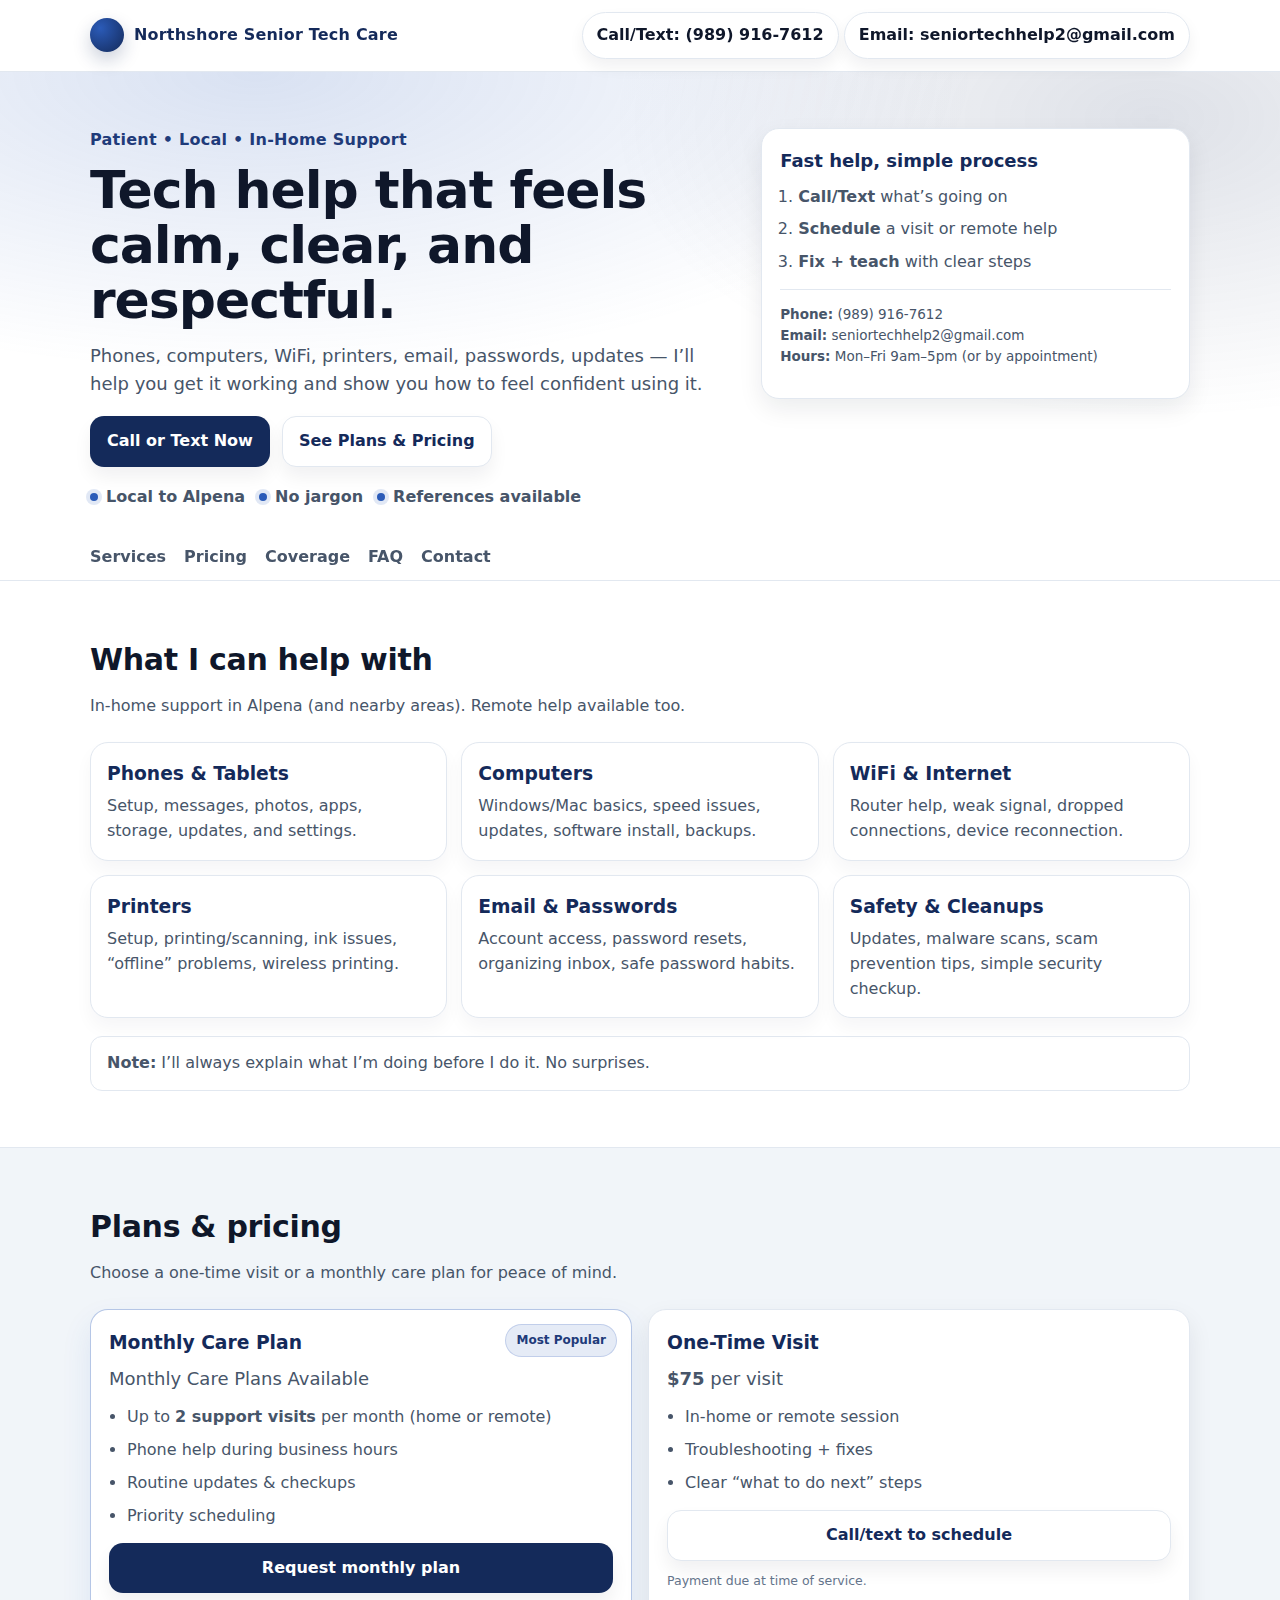
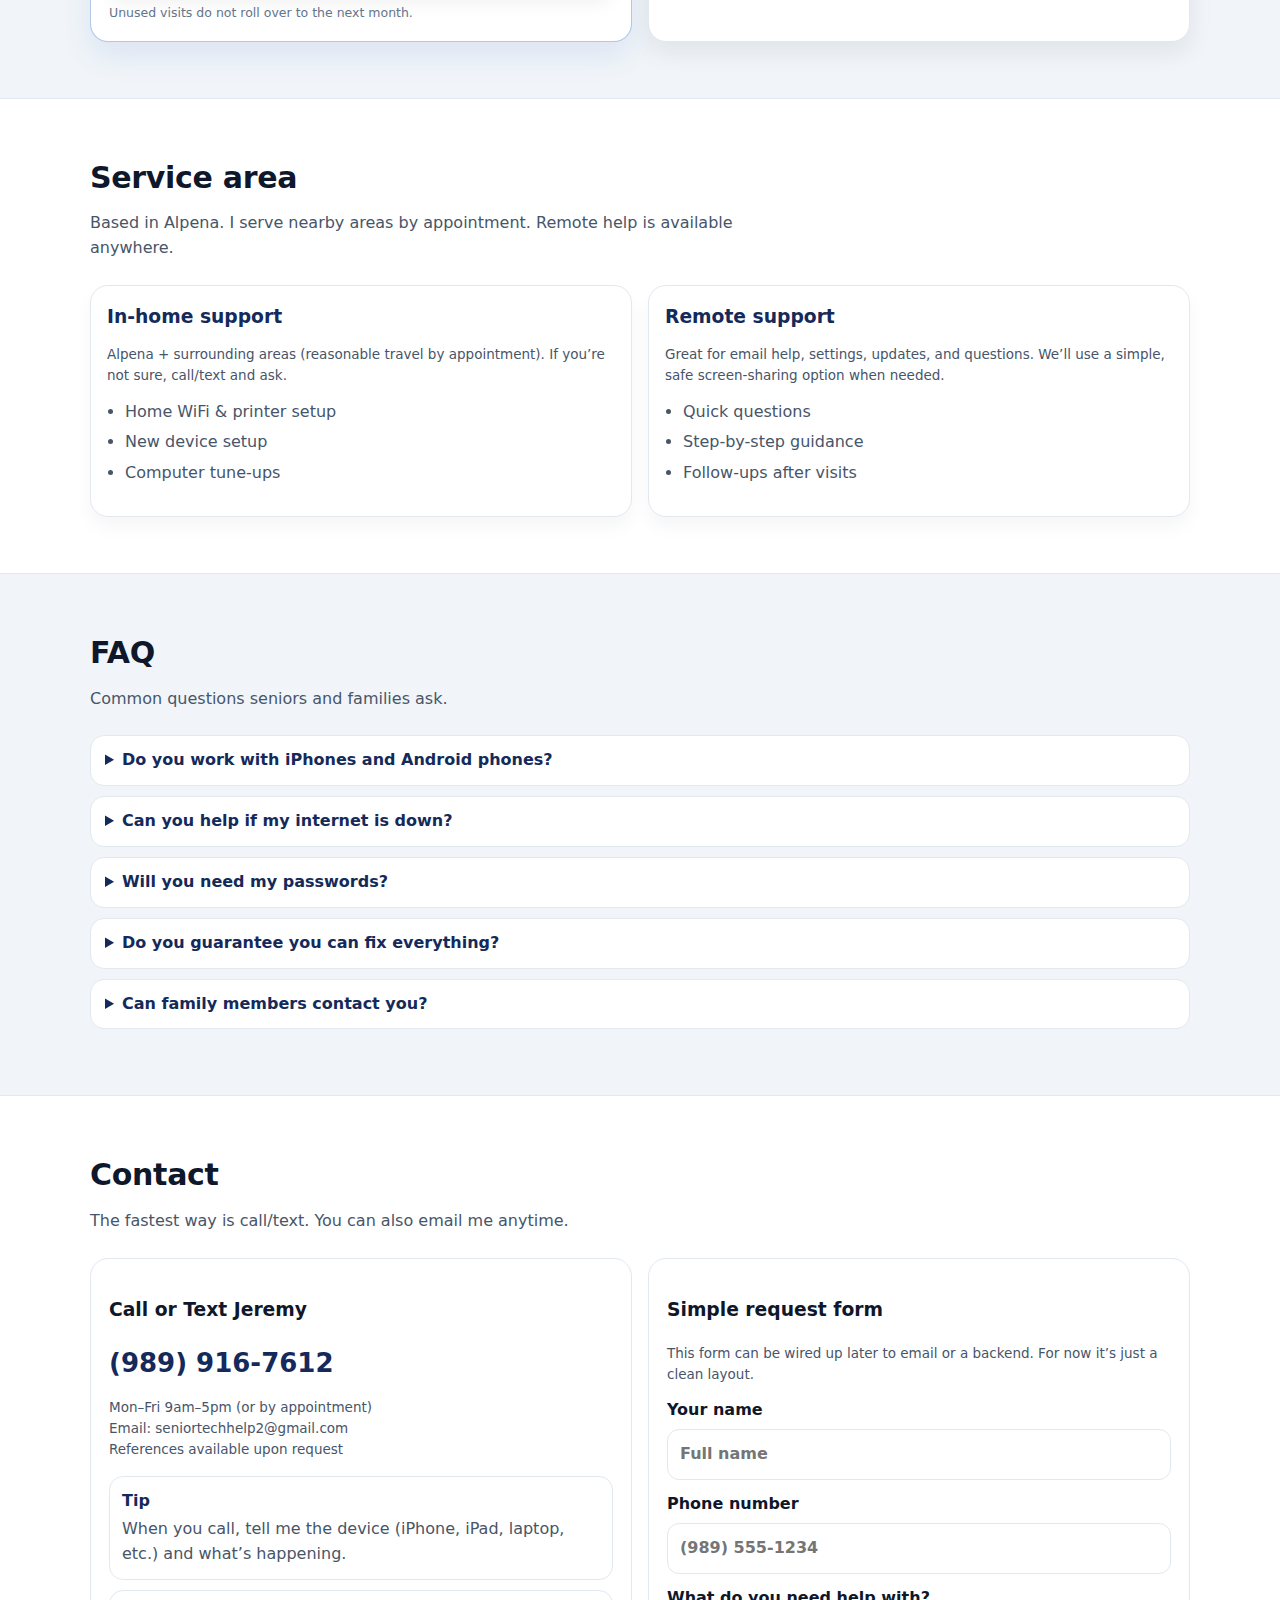
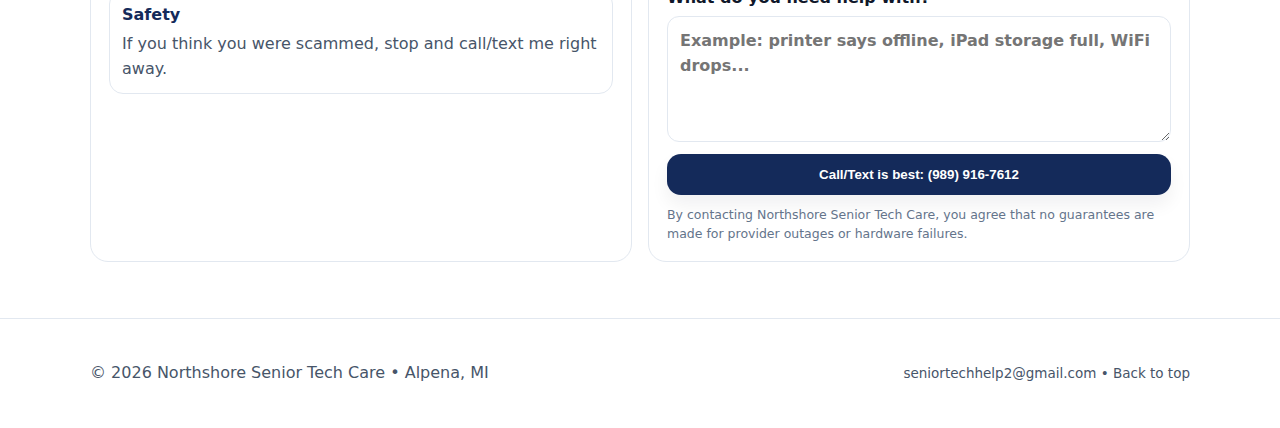
<file: index.html>
<!-- index.html -->
<!doctype html>
<html lang="en">
  <head>
    <meta charset="UTF-8" />
    <meta name="viewport" content="width=device-width, initial-scale=1.0" />
    <title>Northshore Senior Tech Care | Patient Local Tech Help</title>
    <meta
      name="description"
      content="Northshore Senior Tech Care provides patient, local tech help for seniors in Alpena: phones, computers, WiFi, printers, email, updates, and more."
    />
    <link rel="stylesheet" href="styles.css" />
  </head>

  <body>
    <!-- Top bar -->
    <div class="topbar">
      <div class="container topbar__inner">
        <div class="topbar__brand">
          <span class="logo" aria-hidden="true"></span>
          <span class="brandname">Northshore Senior Tech Care</span>
        </div>

        <div class="topbar__cta">
          <a class="pill" href="tel:+19899167612">Call/Text: (989) 916-7612</a>
          <a class="pill" href="mailto:seniortechhelp2@gmail.com">Email: seniortechhelp2@gmail.com</a>
        </div>
      </div>
    </div>

    <!-- Hero -->
    <header class="hero" id="home">
      <div class="container hero__inner">
        <div class="hero__content">
          <p class="kicker">Patient • Local • In-Home Support</p>
          <h1>Tech help that feels calm, clear, and respectful.</h1>
          <p class="lead">
            Phones, computers, WiFi, printers, email, passwords, updates —
            I’ll help you get it working and show you how to feel confident using it.
          </p>

          <div class="hero__buttons">
            <a class="btn btn--primary" href="tel:+19899167612">Call or Text Now</a>
            <a class="btn btn--secondary" href="#pricing">See Plans & Pricing</a>
          </div>

          <div class="trust">
            <div class="trust__item">
              <span class="trust__dot"></span>
              <span>Local to Alpena</span>
            </div>
            <div class="trust__item">
              <span class="trust__dot"></span>
              <span>No jargon</span>
            </div>
            <div class="trust__item">
              <span class="trust__dot"></span>
              <span>References available</span>
            </div>
          </div>
        </div>

        <div class="hero__card" aria-label="Quick info card">
          <div class="card">
            <h2 class="card__title">Fast help, simple process</h2>
            <ol class="steps">
              <li><strong>Call/Text</strong> what’s going on</li>
              <li><strong>Schedule</strong> a visit or remote help</li>
              <li><strong>Fix + teach</strong> with clear steps</li>
            </ol>
            <div class="card__divider"></div>
            <p class="small">
              <strong>Phone:</strong> <a href="tel:+19899167612">(989) 916-7612</a><br />
              <strong>Email:</strong> <a href="mailto:seniortechhelp2@gmail.com">seniortechhelp2@gmail.com</a><br />
              <strong>Hours:</strong> Mon–Fri 9am–5pm (or by appointment)
            </p>
          </div>
        </div>
      </div>
    </header>

    <!-- Nav -->
    <nav class="nav" aria-label="Primary navigation">
      <div class="container nav__inner">
        <a href="#services">Services</a>
        <a href="#pricing">Pricing</a>
        <a href="#coverage">Coverage</a>
        <a href="#faq">FAQ</a>
        <a href="#contact">Contact</a>
      </div>
    </nav>

    <!-- Services -->
    <section class="section" id="services">
      <div class="container">
        <div class="section__head">
          <h2>What I can help with</h2>
          <p>
            In-home support in Alpena (and nearby areas). Remote help available too.
          </p>
        </div>

        <div class="grid">
          <article class="feature">
            <h3>Phones & Tablets</h3>
            <p>Setup, messages, photos, apps, storage, updates, and settings.</p>
          </article>

          <article class="feature">
            <h3>Computers</h3>
            <p>Windows/Mac basics, speed issues, updates, software install, backups.</p>
          </article>

          <article class="feature">
            <h3>WiFi & Internet</h3>
            <p>Router help, weak signal, dropped connections, device reconnection.</p>
          </article>

          <article class="feature">
            <h3>Printers</h3>
            <p>Setup, printing/scanning, ink issues, “offline” problems, wireless printing.</p>
          </article>

          <article class="feature">
            <h3>Email & Passwords</h3>
            <p>Account access, password resets, organizing inbox, safe password habits.</p>
          </article>

          <article class="feature">
            <h3>Safety & Cleanups</h3>
            <p>Updates, malware scans, scam prevention tips, simple security checkup.</p>
          </article>
        </div>

        <div class="note">
          <strong>Note:</strong> I’ll always explain what I’m doing before I do it.
          No surprises.
        </div>
      </div>
    </section>

    <!-- Pricing -->
    <section class="section section--alt" id="pricing">
      <div class="container">
        <div class="section__head">
          <h2>Plans & pricing</h2>
          <p>Choose a one-time visit or a monthly care plan for peace of mind.</p>
        </div>

        <div class="pricing">
          <article class="pricecard pricecard--highlight">
            <div class="badge">Most Popular</div>
            <h3>Monthly Care Plan</h3>
            <p class="price">Monthly Care Plans Available</p>
            <ul class="bullets">
              <li>Up to <strong>2 support visits</strong> per month (home or remote)</li>
              <li>Phone help during business hours</li>
              <li>Routine updates & checkups</li>
              <li>Priority scheduling</li>
            </ul>
            <a class="btn btn--primary btn--block" href="#contact">Request monthly plan</a>
            <p class="fineprint">Unused visits do not roll over to the next month.</p>
          </article>

          <article class="pricecard">
            <h3>One-Time Visit</h3>
            <p class="price"><strong>$75</strong> per visit</p>
            <ul class="bullets">
              <li>In-home or remote session</li>
              <li>Troubleshooting + fixes</li>
              <li>Clear “what to do next” steps</li>
            </ul>
            <a class="btn btn--secondary btn--block" href="tel:+19899167612">Call/text to schedule</a>
            <p class="fineprint">Payment due at time of service.</p>
          </article>
        </div>
      </div>
    </section>

    <!-- Coverage -->
    <section class="section" id="coverage">
      <div class="container">
        <div class="section__head">
          <h2>Service area</h2>
          <p>
            Based in Alpena. I serve nearby areas by appointment.
            Remote help is available anywhere.
          </p>
        </div>

        <div class="split">
          <div class="panel">
            <h3>In-home support</h3>
            <p class="small">
              Alpena + surrounding areas (reasonable travel by appointment).
              If you’re not sure, call/text and ask.
            </p>
            <ul class="bullets bullets--compact">
              <li>Home WiFi & printer setup</li>
              <li>New device setup</li>
              <li>Computer tune-ups</li>
            </ul>
          </div>

          <div class="panel">
            <h3>Remote support</h3>
            <p class="small">
              Great for email help, settings, updates, and questions.
              We’ll use a simple, safe screen-sharing option when needed.
            </p>
            <ul class="bullets bullets--compact">
              <li>Quick questions</li>
              <li>Step-by-step guidance</li>
              <li>Follow-ups after visits</li>
            </ul>
          </div>
        </div>
      </div>
    </section>

    <!-- FAQ -->
    <section class="section section--alt" id="faq">
      <div class="container">
        <div class="section__head">
          <h2>FAQ</h2>
          <p>Common questions seniors and families ask.</p>
        </div>

        <div class="faq">
          <details>
            <summary>Do you work with iPhones and Android phones?</summary>
            <p>Yes — both. I’ll help with settings, apps, storage, messages, and updates.</p>
          </details>

          <details>
            <summary>Can you help if my internet is down?</summary>
            <p>
              Yes. If it’s your provider, I can help troubleshoot and assist with calling support.
              If it’s your WiFi/router, we can usually fix it.
            </p>
          </details>

          <details>
            <summary>Will you need my passwords?</summary>
            <p>
              Only when necessary — and you can type them in yourself. I’ll always respect your privacy.
            </p>
          </details>

          <details>
            <summary>Do you guarantee you can fix everything?</summary>
            <p>
              I’ll do my best and explain options. Some issues are caused by hardware failure or provider outages.
            </p>
          </details>

          <details>
            <summary>Can family members contact you?</summary>
            <p>
              Yes. Many families like being included on scheduling and quick updates (with the client’s permission).
            </p>
          </details>
        </div>
      </div>
    </section>

    <!-- Contact -->
    <section class="section" id="contact">
      <div class="container">
        <div class="section__head">
          <h2>Contact</h2>
          <p>
            The fastest way is call/text. You can also email me anytime.
          </p>
        </div>

        <div class="contact">
          <div class="card card--flat">
            <h3>Call or Text Jeremy</h3>
            <p class="big">
              <a href="tel:+19899167612">(989) 916-7612</a>
            </p>
            <p class="small">
              Mon–Fri 9am–5pm (or by appointment)<br />
              Email: <a href="mailto:seniortechhelp2@gmail.com">seniortechhelp2@gmail.com</a><br />
              References available upon request
            </p>

            <div class="callouts">
              <div class="callout">
                <strong>Tip</strong>
                <span>When you call, tell me the device (iPhone, iPad, laptop, etc.) and what’s happening.</span>
              </div>
              <div class="callout">
                <strong>Safety</strong>
                <span>If you think you were scammed, stop and call/text me right away.</span>
              </div>
            </div>
          </div>

          <div class="card card--flat">
            <h3>Simple request form</h3>
            <p class="small">
              This form can be wired up later to email or a backend. For now it’s just a clean layout.
            </p>

            <form class="form" action="#" method="post" onsubmit="return false;">
              <label>
                Your name
                <input type="text" placeholder="Full name" />
              </label>

              <label>
                Phone number
                <input type="tel" placeholder="(989) 555-1234" />
              </label>

              <label>
                What do you need help with?
                <textarea rows="4" placeholder="Example: printer says offline, iPad storage full, WiFi drops..."></textarea>
              </label>

              <button class="btn btn--primary btn--block" type="button">
                Call/Text is best: (989) 916-7612
              </button>

              <p class="fineprint">
                By contacting Northshore Senior Tech Care, you agree that no guarantees are made for provider outages or hardware failures.
              </p>
            </form>
          </div>
        </div>
      </div>
    </section>

    <footer class="footer">
      <div class="container footer__inner">
        <p>
          © <span id="year"></span> Northshore Senior Tech Care • Alpena, MI
        </p>
        <p class="small">
          <a href="mailto:seniortechhelp2@gmail.com">seniortechhelp2@gmail.com</a> •
          <a href="#home">Back to top</a>
        </p>
      </div>
    </footer>

    <script>
      document.getElementById("year").textContent = new Date().getFullYear();
    </script>
  </body>
</html>
</file>
<file: styles.css>
/* styles.css */
:root {
  --bg: #ffffff;
  --ink: #0f172a;          /* slate-900 */
  --muted: #475569;        /* slate-600 */
  --soft: #f1f5f9;         /* slate-100 */
  --soft2: #e2e8f0;        /* slate-200 */
  --brand: #142a5a;        /* deep navy */
  --brand2: #1f3b7a;
  --line: #cbd5e1;
  --shadow: 0 10px 25px rgba(15, 23, 42, 0.08);
  --radius: 18px;
}

* { box-sizing: border-box; }
html, body { height: 100%; }
body {
  margin: 0;
  font-family: ui-sans-serif, system-ui, -apple-system, Segoe UI, Roboto, Helvetica, Arial, "Apple Color Emoji","Segoe UI Emoji";
  background: var(--bg);
  color: var(--ink);
  line-height: 1.55;
}

a { color: inherit; text-decoration: none; }
a:hover { text-decoration: underline; }

.container {
  width: min(1100px, calc(100% - 40px));
  margin: 0 auto;
}

.topbar {
  position: sticky;
  top: 0;
  z-index: 20;
  background: rgba(255,255,255,0.9);
  backdrop-filter: blur(10px);
  border-bottom: 1px solid var(--soft2);
}

.topbar__inner {
  display: flex;
  align-items: center;
  justify-content: space-between;
  gap: 14px;
  padding: 12px 0;
}

.topbar__brand {
  display: flex;
  align-items: center;
  gap: 10px;
  min-width: 0;
}

.brandname {
  font-weight: 750;
  color: var(--brand);
  letter-spacing: 0.2px;
  white-space: nowrap;
  overflow: hidden;
  text-overflow: ellipsis;
}

.logo {
  width: 34px;
  height: 34px;
  border-radius: 999px;
  background: radial-gradient(circle at 30% 30%, #2b5bb8, var(--brand));
  box-shadow: 0 8px 18px rgba(20, 42, 90, 0.22);
}

.pill {
  display: inline-flex;
  align-items: center;
  justify-content: center;
  padding: 10px 14px;
  border: 1px solid var(--soft2);
  border-radius: 999px;
  background: #fff;
  box-shadow: 0 8px 16px rgba(15, 23, 42, 0.06);
  font-weight: 650;
}
.pill:hover { text-decoration: none; border-color: var(--line); }

.hero {
  padding: 56px 0 26px;
  background:
    radial-gradient(1200px 500px at 20% 0%, rgba(43, 91, 184, 0.18), transparent 60%),
    radial-gradient(900px 500px at 90% 10%, rgba(20, 42, 90, 0.14), transparent 60%),
    linear-gradient(to bottom, #ffffff, #ffffff);
}

.hero__inner {
  display: grid;
  grid-template-columns: 1.2fr 0.8fr;
  gap: 28px;
  align-items: start;
}

.kicker {
  display: inline-flex;
  gap: 10px;
  align-items: center;
  color: var(--brand2);
  font-weight: 700;
  letter-spacing: 0.25px;
  margin: 0 0 10px;
}

h1 {
  margin: 0 0 14px;
  font-size: clamp(34px, 4.2vw, 52px);
  line-height: 1.06;
  letter-spacing: -0.02em;
}

.lead {
  margin: 0 0 18px;
  color: var(--muted);
  font-size: 18px;
  max-width: 62ch;
}

.hero__buttons {
  display: flex;
  flex-wrap: wrap;
  gap: 12px;
  margin: 18px 0 18px;
}

.btn {
  display: inline-flex;
  align-items: center;
  justify-content: center;
  border-radius: 14px;
  padding: 12px 16px;
  border: 1px solid var(--soft2);
  font-weight: 750;
  box-shadow: 0 10px 18px rgba(15, 23, 42, 0.06);
}
.btn:hover { text-decoration: none; transform: translateY(-1px); }

.btn--primary {
  background: var(--brand);
  color: #fff;
  border-color: transparent;
}
.btn--primary:hover { background: var(--brand2); }

.btn--secondary {
  background: #fff;
  color: var(--brand);
}
.btn--block { width: 100%; }

.trust {
  display: flex;
  flex-wrap: wrap;
  gap: 14px;
  margin-top: 14px;
  color: var(--muted);
  font-weight: 600;
}
.trust__item {
  display: inline-flex;
  align-items: center;
  gap: 8px;
}
.trust__dot {
  width: 8px;
  height: 8px;
  border-radius: 999px;
  background: #2b5bb8;
  box-shadow: 0 0 0 4px rgba(43, 91, 184, 0.14);
}

.card {
  border: 1px solid var(--soft2);
  border-radius: var(--radius);
  background: #fff;
  box-shadow: var(--shadow);
  padding: 18px;
}

.card--flat {
  box-shadow: none;
}

.card__title {
  margin: 0 0 10px;
  font-size: 18px;
  color: var(--brand);
}

.steps {
  margin: 0;
  padding-left: 18px;
  color: var(--muted);
}
.steps li { margin: 8px 0; }

.card__divider {
  height: 1px;
  background: var(--soft2);
  margin: 14px 0;
}

.small { color: var(--muted); font-size: 13.5px; }
.big { font-size: 26px; font-weight: 800; margin: 10px 0; color: var(--brand); }

.nav {
  position: sticky;
  top: 58px;
  z-index: 10;
  background: rgba(255,255,255,0.92);
  backdrop-filter: blur(8px);
  border-bottom: 1px solid var(--soft2);
}
.nav__inner {
  display: flex;
  gap: 18px;
  padding: 10px 0;
  overflow-x: auto;
}
.nav a {
  white-space: nowrap;
  color: var(--muted);
  font-weight: 650;
}
.nav a:hover { color: var(--brand); text-decoration: none; }

.section { padding: 56px 0; }
.section--alt { background: var(--soft); border-top: 1px solid var(--soft2); border-bottom: 1px solid var(--soft2); }

.section__head h2 {
  margin: 0 0 10px;
  font-size: 30px;
  letter-spacing: -0.01em;
}
.section__head p {
  margin: 0 0 24px;
  color: var(--muted);
  max-width: 70ch;
}

.grid {
  display: grid;
  grid-template-columns: repeat(3, 1fr);
  gap: 14px;
}

.feature {
  border: 1px solid var(--soft2);
  border-radius: var(--radius);
  background: #fff;
  padding: 16px;
  box-shadow: 0 10px 18px rgba(15, 23, 42, 0.04);
}
.feature h3 { margin: 0 0 6px; color: var(--brand); }
.feature p { margin: 0; color: var(--muted); }

.note {
  margin-top: 18px;
  padding: 14px 16px;
  border-left: 4px solid #2b5bb8;
  background: #fff;
  border-radius: 12px;
  border: 1px solid var(--soft2);
  color: var(--muted);
}

.pricing {
  display: grid;
  grid-template-columns: 1fr 1fr;
  gap: 16px;
}

.pricecard {
  position: relative;
  border: 1px solid var(--soft2);
  border-radius: var(--radius);
  background: #fff;
  padding: 18px;
  box-shadow: var(--shadow);
}
.pricecard--highlight {
  border-color: rgba(43, 91, 184, 0.35);
  box-shadow: 0 14px 30px rgba(43, 91, 184, 0.10);
}
.badge {
  position: absolute;
  top: 14px;
  right: 14px;
  background: rgba(43, 91, 184, 0.12);
  border: 1px solid rgba(43, 91, 184, 0.20);
  color: var(--brand2);
  font-weight: 800;
  padding: 6px 10px;
  border-radius: 999px;
  font-size: 12px;
}

.pricecard h3 { margin: 0 0 8px; color: var(--brand); }
.price { margin: 0 0 12px; font-size: 18px; color: var(--muted); }
.bullets { margin: 0 0 14px; padding-left: 18px; color: var(--muted); }
.bullets li { margin: 8px 0; }
.bullets--compact li { margin: 6px 0; }

.fineprint { margin: 10px 0 0; color: #64748b; font-size: 12.5px; }

.split {
  display: grid;
  grid-template-columns: 1fr 1fr;
  gap: 16px;
}
.panel {
  border: 1px solid var(--soft2);
  border-radius: var(--radius);
  background: #fff;
  padding: 16px;
  box-shadow: 0 10px 18px rgba(15, 23, 42, 0.04);
}
.panel h3 { margin: 0 0 6px; color: var(--brand); }

.faq details {
  border: 1px solid var(--soft2);
  border-radius: 14px;
  padding: 12px 14px;
  background: #fff;
  margin-bottom: 10px;
}
.faq summary {
  cursor: pointer;
  font-weight: 750;
  color: var(--brand);
}
.faq p { color: var(--muted); margin: 10px 0 0; }

.contact {
  display: grid;
  grid-template-columns: 1fr 1fr;
  gap: 16px;
}

.form label {
  display: grid;
  gap: 6px;
  margin-bottom: 12px;
  font-weight: 650;
  color: var(--ink);
}
.form input, .form textarea {
  width: 100%;
  padding: 12px 12px;
  border-radius: 12px;
  border: 1px solid var(--soft2);
  font: inherit;
}
.form input:focus, .form textarea:focus {
  outline: none;
  border-color: rgba(43, 91, 184, 0.55);
  box-shadow: 0 0 0 4px rgba(43, 91, 184, 0.12);
}

.callouts {
  display: grid;
  gap: 10px;
  margin-top: 16px;
}
.callout {
  display: grid;
  gap: 4px;
  padding: 12px;
  border-radius: 14px;
  border: 1px solid var(--soft2);
  background: #fff;
  color: var(--muted);
}
.callout strong { color: var(--brand); }

.footer {
  padding: 26px 0;
  border-top: 1px solid var(--soft2);
}
.footer__inner {
  display: flex;
  justify-content: space-between;
  gap: 14px;
  align-items: center;
  color: var(--muted);
}

/* Responsive */
@media (max-width: 980px) {
  .hero__inner { grid-template-columns: 1fr; }
  .grid { grid-template-columns: repeat(2, 1fr); }
  .pricing { grid-template-columns: 1fr; }
  .split { grid-template-columns: 1fr; }
  .contact { grid-template-columns: 1fr; }
  .nav { top: 56px; }
}

@media (max-width: 560px) {
  .grid { grid-template-columns: 1fr; }
  .topbar__inner { flex-direction: column; align-items: stretch; }
  .topbar__cta { display: flex; justify-content: flex-start; }
}

/* Print-friendly */
@media print {
  .topbar, .nav, .hero__buttons, .pill, .btn, .callouts { display: none !important; }
  .section--alt { background: #fff; }
  body { color: #000; }
  a { text-decoration: none; }
}
</file>
